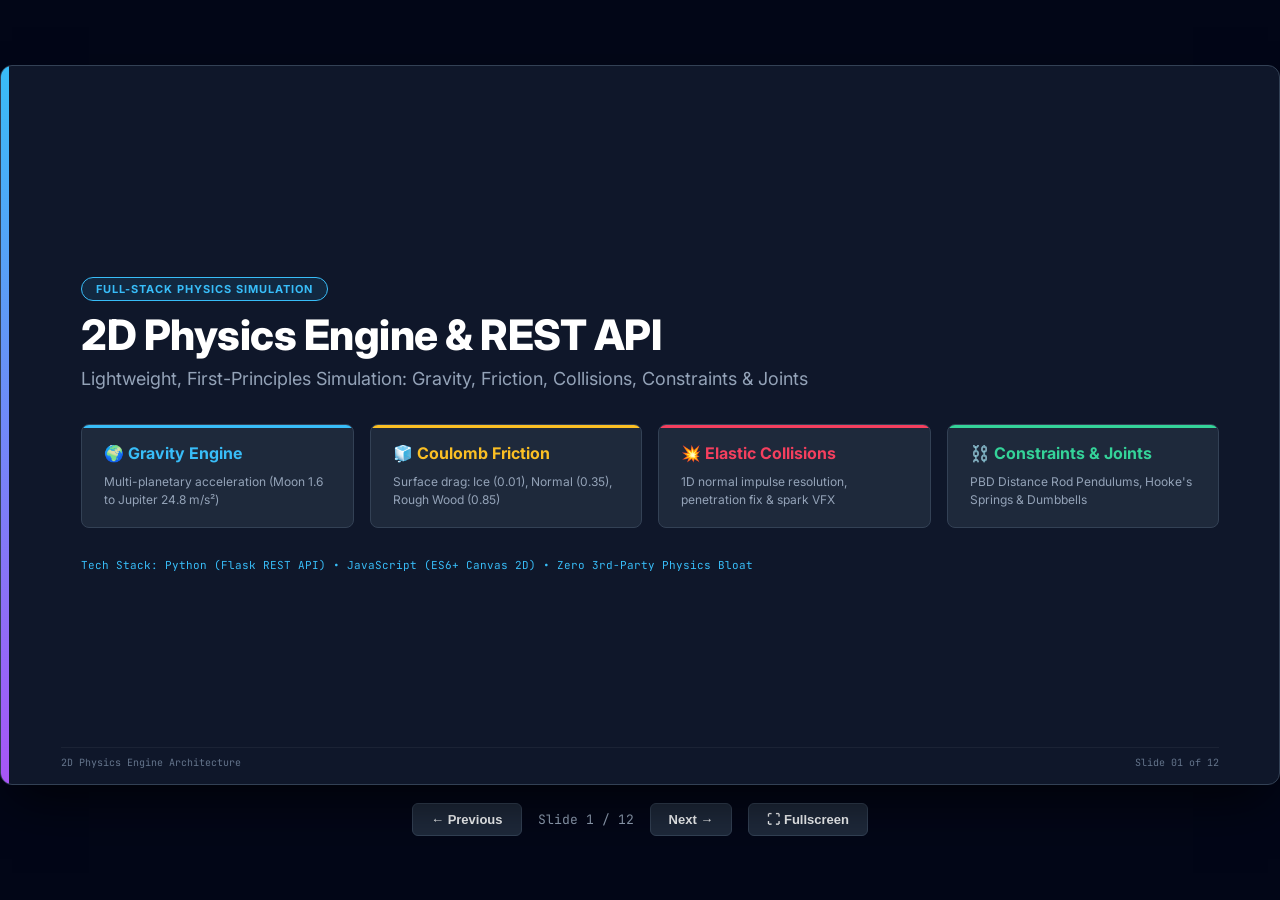
<file: presentation.html>
<!DOCTYPE html>
<html lang="en">
<head>
  <meta charset="UTF-8">
  <meta name="viewport" content="width=device-width, initial-scale=1.0">
  <title>2D Physics Engine &amp; REST API - Presentation</title>
  <link href="https://fonts.googleapis.com/css2?family=Inter:wght@400;500;600;700&family=JetBrains+Mono:wght@400;600&display=swap" rel="stylesheet">
  <style>
    :root {
      --bg-dark: #0f172a;
      --card-bg: #1e293b;
      --card-border: #334155;
      --text-light: #f8fafc;
      --text-muted: #94a3b8;
      --cyan: #38bdf8;
      --emerald: #34d399;
      --amber: #fbbf24;
      --rose: #f43f5e;
      --purple: #a855f7;
      --code-bg: #0b1221;
    }

    * {
      box-sizing: border-box;
      margin: 0;
      padding: 0;
    }

    body {
      background-color: #020617;
      color: var(--text-light);
      font-family: 'Inter', -apple-system, BlinkMacSystemFont, sans-serif;
      display: flex;
      flex-direction: column;
      align-items: center;
      justify-content: center;
      min-height: 100vh;
      overflow: hidden;
    }

    /* Presentation Screen Frame */
    .deck-container {
      width: 1280px;
      height: 720px;
      aspect-ratio: 16 / 9;
      background-color: var(--bg-dark);
      border-radius: 12px;
      border: 1px solid var(--card-border);
      position: relative;
      overflow: hidden;
      box-shadow: 0 25px 50px -12px rgba(0, 0, 0, 0.7);
    }

    /* Individual Slide */
    .slide {
      position: absolute;
      top: 0;
      left: 0;
      width: 100%;
      height: 100%;
      padding: 40px 60px;
      display: none;
      flex-direction: column;
      opacity: 0;
      transition: opacity 0.25s ease-in-out;
    }

    .slide.active {
      display: flex;
      opacity: 1;
    }

    /* Left accent vertical line on slide 1 */
    .accent-bar {
      position: absolute;
      top: 0;
      left: 0;
      width: 8px;
      height: 100%;
      background: linear-gradient(180deg, var(--cyan), var(--purple));
    }

    /* Header styling */
    .header-pill {
      align-self: flex-start;
      padding: 4px 14px;
      border-radius: 20px;
      background: rgba(56, 189, 248, 0.1);
      border: 1px solid var(--cyan);
      color: var(--cyan);
      font-size: 11px;
      font-weight: 700;
      letter-spacing: 1px;
      text-transform: uppercase;
      margin-bottom: 8px;
    }

    .slide-title {
      font-size: 30px;
      font-weight: 700;
      color: var(--text-light);
      line-height: 1.2;
    }

    .slide-subtitle {
      font-size: 14px;
      color: var(--text-muted);
      margin-top: 4px;
      margin-bottom: 24px;
    }

    /* Layout Grids */
    .grid-2 {
      display: grid;
      grid-template-columns: 1fr 1fr;
      gap: 20px;
      flex: 1;
    }

    .grid-3 {
      display: grid;
      grid-template-columns: repeat(3, 1fr);
      gap: 18px;
      flex: 1;
    }

    .grid-4 {
      display: grid;
      grid-template-columns: repeat(4, 1fr);
      gap: 16px;
      flex: 1;
    }

    .grid-split-left-wide {
      display: grid;
      grid-template-columns: 1.2fr 0.8fr;
      gap: 20px;
      flex: 1;
    }

    /* Card Containers */
    .card {
      background-color: var(--card-bg);
      border: 1px solid var(--card-border);
      border-radius: 8px;
      padding: 18px 22px;
      position: relative;
      display: flex;
      flex-direction: column;
      overflow: hidden;
    }

    .card::before {
      content: '';
      position: absolute;
      top: 0;
      left: 0;
      right: 0;
      height: 3px;
      background-color: transparent;
    }

    .card.cyan::before { background-color: var(--cyan); }
    .card.amber::before { background-color: var(--amber); }
    .card.rose::before { background-color: var(--rose); }
    .card.emerald::before { background-color: var(--emerald); }
    .card.purple::before { background-color: var(--purple); }

    .card-title {
      font-size: 16px;
      font-weight: 700;
      margin-bottom: 10px;
      display: flex;
      align-items: center;
      gap: 8px;
    }

    .card.cyan .card-title { color: var(--cyan); }
    .card.amber .card-title { color: var(--amber); }
    .card.rose .card-title { color: var(--rose); }
    .card.emerald .card-title { color: var(--emerald); }
    .card.purple .card-title { color: var(--purple); }

    .card-subtitle {
      font-size: 12px;
      color: var(--text-muted);
      margin-top: -6px;
      margin-bottom: 12px;
    }

    .card-body {
      font-size: 12px;
      line-height: 1.5;
      color: var(--text-muted);
      flex: 1;
    }

    .card-body p {
      margin-bottom: 8px;
    }

    .card-body strong {
      color: var(--text-light);
    }

    ul.feature-list {
      list-style: none;
    }

    ul.feature-list li {
      position: relative;
      padding-left: 14px;
      margin-bottom: 8px;
      font-size: 12px;
      line-height: 1.45;
      color: var(--text-muted);
    }

    ul.feature-list li strong {
      color: var(--text-light);
    }

    ul.feature-list li::before {
      content: '•';
      position: absolute;
      left: 0;
      color: var(--cyan);
      font-weight: bold;
    }

    /* Terminal / Code blocks */
    .code-box {
      background-color: var(--code-bg);
      border: 1px solid var(--card-border);
      border-radius: 6px;
      padding: 12px 16px;
      font-family: 'JetBrains Mono', monospace;
      font-size: 11px;
      color: var(--cyan);
      line-height: 1.45;
      white-space: pre;
      overflow-x: auto;
    }

    .code-comment {
      color: var(--text-muted);
    }

    .code-amber {
      color: var(--amber);
    }

    /* Slide Footer */
    .slide-footer {
      position: absolute;
      bottom: 15px;
      left: 60px;
      right: 60px;
      display: flex;
      justify-content: space-between;
      font-family: 'JetBrains Mono', monospace;
      font-size: 10px;
      color: #64748b;
      border-top: 1px solid rgba(255, 255, 255, 0.05);
      padding-top: 8px;
    }

    /* Navigation Bar */
    .nav-bar {
      margin-top: 18px;
      display: flex;
      align-items: center;
      gap: 16px;
    }

    .nav-btn {
      background-color: var(--card-bg);
      border: 1px solid var(--card-border);
      color: var(--text-light);
      padding: 8px 18px;
      border-radius: 6px;
      cursor: pointer;
      font-size: 13px;
      font-weight: 600;
      transition: all 0.2s;
    }

    .nav-btn:hover {
      background-color: #334155;
      border-color: var(--cyan);
    }

    .slide-indicator {
      font-family: 'JetBrains Mono', monospace;
      font-size: 13px;
      color: var(--text-muted);
    }
  </style>
</head>
<body>

  <div class="deck-container" id="deck">

    <!-- SLIDE 1: Title -->
    <div class="slide active" id="slide-1">
      <div class="accent-bar"></div>
      <div style="margin-left: 20px; display: flex; flex-direction: column; justify-content: center; height: 100%;">
        <div class="header-pill">FULL-STACK PHYSICS SIMULATION</div>
        <h1 style="font-size: 42px; font-weight: 800; color: #fff; margin-bottom: 8px; letter-spacing: -0.5px;">2D Physics Engine &amp; REST API</h1>
        <p style="font-size: 18px; color: var(--text-muted); margin-bottom: 35px;">Lightweight, First-Principles Simulation: Gravity, Friction, Collisions, Constraints &amp; Joints</p>
        
        <div class="grid-4" style="flex: none; margin-bottom: 30px;">
          <div class="card cyan">
            <div class="card-title">🌍 Gravity Engine</div>
            <div class="card-body">Multi-planetary acceleration (Moon 1.6 to Jupiter 24.8 m/s²)</div>
          </div>
          <div class="card amber">
            <div class="card-title">🧊 Coulomb Friction</div>
            <div class="card-body">Surface drag: Ice (0.01), Normal (0.35), Rough Wood (0.85)</div>
          </div>
          <div class="card rose">
            <div class="card-title">💥 Elastic Collisions</div>
            <div class="card-body">1D normal impulse resolution, penetration fix &amp; spark VFX</div>
          </div>
          <div class="card emerald">
            <div class="card-title">⛓️ Constraints &amp; Joints</div>
            <div class="card-body">PBD Distance Rod Pendulums, Hooke's Springs &amp; Dumbbells</div>
          </div>
        </div>

        <div style="font-family: 'JetBrains Mono', monospace; font-size: 11px; color: var(--cyan);">
          Tech Stack: Python (Flask REST API) • JavaScript (ES6+ Canvas 2D) • Zero 3rd-Party Physics Bloat
        </div>
      </div>
      <div class="slide-footer">
        <span>2D Physics Engine Architecture</span>
        <span>Slide 01 of 12</span>
      </div>
    </div>

    <!-- SLIDE 2: Project Overview -->
    <div class="slide" id="slide-2">
      <div class="header-pill">EXECUTIVE SUMMARY</div>
      <h2 class="slide-title">Project Overview: Lightweight First-Principles Physics</h2>
      <p class="slide-subtitle">Solving real-world physical dynamics with a decoupled client-server architecture</p>
      
      <div class="grid-2">
        <div class="card cyan">
          <div class="card-title">1. Engineering Vision &amp; Constraints</div>
          <ul class="feature-list" style="margin-top: 10px;">
            <li><strong>The Challenge:</strong> Most commercial physics libraries (Matter.js, Box2D) are heavy, monolithic black-boxes with high bundle weight and steep abstraction barriers.</li>
            <li><strong>User Directive:</strong> Build a clean, non-bloated, highly pedagogical physics engine that simulates realistic motion, collisions, and constraints without unnecessary complexity.</li>
            <li><strong>API-First Mindset:</strong> Physics parameters (planetary gravity, surface friction, impulse forces, and multi-body joins) are orchestrated via standard RESTful HTTP endpoints.</li>
            <li><strong>No Black-Box Libraries:</strong> Every formula—from numerical velocity integration and momentum conservation to spring damping—is hand-coded from scratch.</li>
          </ul>
        </div>
        <div style="display: flex; flex-direction: column; gap: 12px;">
          <div class="card emerald">
            <div class="card-title">Pillar 1: Deterministic Physics Math</div>
            <div class="card-body">Semi-implicit Euler integration coupled with impulse-based restitution and Position-Based Dynamics (PBD) for rock-solid constraints.</div>
          </div>
          <div class="card amber">
            <div class="card-title">Pillar 2: Decoupled REST Control Plane</div>
            <div class="card-body">Flask API handles world configuration, state serialization, parameter injection, and object lifecycle; Canvas executes 60 FPS animation loop.</div>
          </div>
          <div class="card purple">
            <div class="card-title">Pillar 3: Live Developer Observability</div>
            <div class="card-body">Integrated real-time telemetry HUD displaying active bodies, collision count, telemetry metrics, and a streaming HTTP activity logger.</div>
          </div>
        </div>
      </div>
      <div class="slide-footer">
        <span>2D Physics Engine Architecture</span>
        <span>Slide 02 of 12</span>
      </div>
    </div>

    <!-- SLIDE 3: System Architecture -->
    <div class="slide" id="slide-3">
      <div class="header-pill">SYSTEM ARCHITECTURE</div>
      <h2 class="slide-title">System Architecture: Decoupled Control &amp; Render Loop</h2>
      <p class="slide-subtitle">How Flask REST API backend communicates with the Canvas client physics engine</p>
      
      <div class="grid-3">
        <div class="card cyan">
          <div class="card-title">Backend: Python Flask</div>
          <ul class="feature-list" style="margin-top: 10px;">
            <li><strong>Role:</strong> Authoritative State &amp; Config Store</li>
            <li><strong>REST Endpoints:</strong> Routes for /state, /gravity, /friction, /objects, /joints</li>
            <li><strong>State Cache:</strong> In-memory representation of bodies, joint definitions, and environmental constants</li>
            <li><strong>Decoupled Design:</strong> Stateless HTTP handler with CORS support; zero CPU hogging on server</li>
            <li><strong>Payload Format:</strong> Strict JSON schemas with input sanitization and default fallback presets</li>
          </ul>
        </div>
        <div class="card amber">
          <div class="card-title">Interface: REST Pipeline</div>
          <ul class="feature-list" style="margin-top: 10px;">
            <li><strong>GET /api/state:</strong> Bootstraps simulation scene and synchronizes dynamic entities</li>
            <li><strong>POST /api/gravity:</strong> Injects celestial g-force (Moon 1.6 to Jupiter 24.8 m/s²)</li>
            <li><strong>POST /api/friction:</strong> Dynamically updates surface drag (Ice 0.01 to Rough 0.85)</li>
            <li><strong>POST /api/joints/preset:</strong> Loads pre-configured joint topology (Pendulum, Spring, Dumbbell)</li>
            <li><strong>POST /api/objects:</strong> Instantiates dynamic sphere bodies with mass, radius, and restitution</li>
          </ul>
        </div>
        <div class="card emerald">
          <div class="card-title">Client: HTML5 Canvas Loop</div>
          <ul class="feature-list" style="margin-top: 10px;">
            <li><strong>60 FPS Integration:</strong> Smooth frame-budgeted animation via requestAnimationFrame</li>
            <li><strong>Symplectic Euler:</strong> Position &amp; velocity updates performed with real-time delta time (dt)</li>
            <li><strong>4-Pass Constraint Solver:</strong> Distance constraint relaxation for stiff non-elastic rods</li>
            <li><strong>Restitution Engine:</strong> Calculates normal momentum impulse and prevents spatial penetration</li>
            <li><strong>Visual Particle VFX:</strong> Sparks emitted at contact coordinates during elastic impacts</li>
          </ul>
        </div>
      </div>
      <div class="slide-footer">
        <span>2D Physics Engine Architecture</span>
        <span>Slide 03 of 12</span>
      </div>
    </div>

    <!-- SLIDE 4: Gravity -->
    <div class="slide" id="slide-4">
      <div class="header-pill">PHYSICS DERIVATION &amp; CODE</div>
      <h2 class="slide-title">Physics Concept 1: Planetary Gravity &amp; Numerical Integration</h2>
      <p class="slide-subtitle">Translating Newton's Second Law into discrete numerical updates on the canvas</p>
      
      <div class="grid-2">
        <div class="card cyan">
          <div class="card-title">Mathematical Derivation &amp; Scaling</div>
          <ul class="feature-list" style="margin-top: 10px;">
            <li><strong>Continuous Gravitational Force:</strong> F_g = m * g (where g is downward planetary acceleration)</li>
            <li><strong>Euler Velocity Step:</strong> v_y(t + dt) = v_y(t) + g_scale * dt</li>
            <li><strong>Displacement Step:</strong> y(t + dt) = y(t) + v_y(t + dt) * dt</li>
            <li><strong>Pixel Scaling Dilemma:</strong> In real life, Earth gravity is 9.8 m/s². On a 700x500 pixel canvas, 9.8 px/s² is painfully slow. We apply a calibrated coordinate scale: 1 meter ≈ 61.22 pixels. Earth scale = 600 px/s².</li>
            <li><strong>Zero-G Physics:</strong> When g = 0, bodies preserve linear momentum indefinitely, demonstrating Newton's First Law (Law of Inertia) inside the simulation container.</li>
          </ul>
        </div>
        <div style="display: flex; flex-direction: column; gap: 14px;">
          <div class="card amber">
            <div class="card-title">Planetary Gravity Presets Matrix</div>
            <div class="code-box">🌍 Earth:     9.80 m/s²   | Scale: 600 px/s²   (Realistic)
🌙 Moon:      1.62 m/s²   | Scale: 100 px/s²   (Floaty)
🔴 Mars:      3.72 m/s²   | Scale: 230 px/s²   (Moderate)
🪐 Jupiter:  24.79 m/s²   | Scale: 1500 px/s²  (Violent crush)
🛸 Zero-G:    0.00 m/s²   | Scale: 0 px/s²     (Inertial drift)</div>
          </div>
          <div class="card emerald">
            <div class="card-title">Client-Side Integration Loop (script.js)</div>
            <div class="code-box"><span class="code-comment">// Semi-Implicit Euler Step for Ball Entities</span>
for (const b of balls) {
    b.vy += gravityScale * dt;   <span class="code-comment">// Downward acceleration</span>
    b.x  += b.vx * dt;           <span class="code-comment">// Horizontal update</span>
    b.y  += b.vy * dt;           <span class="code-comment">// Vertical update</span>
    b.vx *= 0.9995;              <span class="code-comment">// Ambient air drag</span>
}</div>
          </div>
        </div>
      </div>
      <div class="slide-footer">
        <span>2D Physics Engine Architecture</span>
        <span>Slide 04 of 12</span>
      </div>
    </div>

    <!-- SLIDE 5: Friction -->
    <div class="slide" id="slide-5">
      <div class="header-pill">PHYSICS DERIVATION &amp; CODE</div>
      <h2 class="slide-title">Physics Concept 2: Coulomb Friction &amp; Ground Deceleration</h2>
      <p class="slide-subtitle">Simulating surface contact resistance and eradicating micro-jitter vibrations</p>
      
      <div class="grid-2">
        <div class="card amber">
          <div class="card-title">Coulomb Friction Model &amp; Mechanics</div>
          <ul class="feature-list" style="margin-top: 10px;">
            <li><strong>Normal Force &amp; Drag:</strong> Kinetic friction opposes sliding motion: F_f = μ * N. On a horizontal floor, normal reaction N = m * g.</li>
            <li><strong>Deceleration Rate:</strong> Linear velocity loss is directly proportional to friction coefficient μ: Δv_x ∝ -μ * v_x * Δt.</li>
            <li><strong>Floor Contact Clamping:</strong> When ball position y + radius ≥ FLOOR_Y (460px), position is snapped to the boundary surface and downward velocity is inverted with bounce restitution.</li>
            <li><strong>The 'Micro-Jitter' Problem:</strong> Standard Euler friction leaves residual fractional velocities (e.g., vx = 0.0004). This causes balls to indefinitely vibrate or shake on the floor.</li>
            <li><strong>Engineering Solution:</strong> Velocity deadzone threshold: If |vx| &lt; 1.0 px/s, velocity is forcefully snapped to exactly 0.0. If |vy| &lt; 15.0 px/s, bounce is extinguished.</li>
          </ul>
        </div>
        <div style="display: flex; flex-direction: column; gap: 14px;">
          <div class="card cyan">
            <div class="card-title">Surface Friction Presets</div>
            <ul class="feature-list">
              <li><strong>🧊 Ice (Frictionless) [μ = 0.01]:</strong> Near-infinite sliding with almost no decay; ideal for momentum conservation tests.</li>
              <li><strong>🟢 Normal Surface [μ = 0.35]:</strong> Standard tabletop friction; rapid rolling decay with smooth deceleration.</li>
              <li><strong>🟫 Rough / Wood [μ = 0.85]:</strong> Heavy kinetic resistance; balls halt almost immediately upon ground impact.</li>
            </ul>
          </div>
          <div class="card rose">
            <div class="card-title">Ground Contact &amp; Friction Solver (script.js)</div>
            <div class="code-box">if (b.y + b.radius >= FLOOR_Y) {
    b.y = FLOOR_Y - b.radius;                  <span class="code-comment">// Positional resolve</span>
    b.vy = -b.vy * b.bounce;                   <span class="code-comment">// Restitution rebound</span>
    b.vx *= Math.max(0.0, 1.0 - friction * 3.5 * dt); <span class="code-comment">// Coulomb drag</span>
    if (Math.abs(b.vx) < 1.0) b.vx = 0.0;     <span class="code-comment">// Jitter clamp</span>
    if (Math.abs(b.vy) < 15.0) b.vy = 0.0;    <span class="code-comment">// Rest threshold</span>
}</div>
          </div>
        </div>
      </div>
      <div class="slide-footer">
        <span>2D Physics Engine Architecture</span>
        <span>Slide 05 of 12</span>
      </div>
    </div>

    <!-- SLIDE 6: Collisions -->
    <div class="slide" id="slide-6">
      <div class="header-pill">PHYSICS DERIVATION &amp; CODE</div>
      <h2 class="slide-title">Physics Concept 3: Circle Collisions &amp; Impulse Resolution</h2>
      <p class="slide-subtitle">Detecting 2D spatial overlap and solving normal momentum transfer</p>
      
      <div class="grid-2">
        <div class="card rose">
          <div class="card-title">Impulse Formulation &amp; Overlap Resolution</div>
          <ul class="feature-list" style="margin-top: 10px;">
            <li><strong>Narrow-Phase Distance Check:</strong> Two spheres collide if Euclidean center distance d &lt; r1 + r2: d = sqrt((x2 - x1)^2 + (y2 - y1)^2).</li>
            <li><strong>Penetration Sinking Problem:</strong> In discrete physics, moving bodies overlap between frames. Simply reflecting velocities causes objects to stick or sink into each other.</li>
            <li><strong>Positional Projection Correction:</strong> Objects are displaced along contact normal n = (p2 - p1)/d by half the overlap depth: p1 -= n * (overlap / 2), p2 += n * (overlap / 2).</li>
            <li><strong>1D Impulse Momentum Formula:</strong> Along collision normal n, impulse magnitude J is computed with coefficient of restitution e: J = (-(1 + e) * (v1 - v2) · n) / (1/m1 + 1/m2).</li>
            <li><strong>Velocity Reallocation:</strong> v1 -= (J / m1) * n, v2 += (J / m2) * n. Preserves linear momentum while dissipating kinetic energy according to restitution.</li>
          </ul>
        </div>
        <div style="display: flex; flex-direction: column; gap: 14px;">
          <div class="card purple">
            <div class="card-title">Resolution Pipeline (O(N²) Pairwise)</div>
            <ul class="feature-list">
              <li><strong>1. Broad/Narrow Check:</strong> Compute Euclidean distance d between spheres</li>
              <li><strong>2. Overlap Separation:</strong> Positional offset along unit normal removes overlap</li>
              <li><strong>3. Normal Velocity Test:</strong> If relative velocity along normal > 0, they collide</li>
              <li><strong>4. Impulse Application:</strong> Exchange momentum weighted by inverse mass 1/m</li>
              <li><strong>5. Spark Particle VFX:</strong> Spawn 8 radial spark particles at impact coordinate</li>
            </ul>
          </div>
          <div class="card emerald">
            <div class="card-title">Impulse Resolution Code (script.js)</div>
            <div class="code-box">const overlap = (minDist - dist) * 0.5;
b1.x -= nx * overlap; b2.x += nx * overlap; <span class="code-comment">// Positional separation</span>
const vNorm = (b1.vx - b2.vx) * nx + (b1.vy - b2.vy) * ny;
if (vNorm > 0) {
    const e = (b1.bounce + b2.bounce) * 0.5; <span class="code-comment">// Restitution</span>
    const J = (1 + e) * vNorm / (1.0 / b1.mass + 1.0 / b2.mass);
    b1.vx -= (J / b1.mass) * nx; b2.vx += (J / b2.mass) * nx;
    createSparks(b1.x + nx * b1.radius, b1.y + ny * b1.radius);
}</div>
          </div>
        </div>
      </div>
      <div class="slide-footer">
        <span>2D Physics Engine Architecture</span>
        <span>Slide 06 of 12</span>
      </div>
    </div>

    <!-- SLIDE 7: Constraints & Joints -->
    <div class="slide" id="slide-7">
      <div class="header-pill">PHYSICS DERIVATION &amp; CODE</div>
      <h2 class="slide-title">Physics Concept 4: Constraints &amp; Joints (Rods &amp; Springs)</h2>
      <p class="slide-subtitle">Position-Based Dynamics (PBD) and Hooke's Law for articulated structures</p>
      
      <div class="grid-3">
        <div class="card amber">
          <div class="card-title">🔗 Pendulum Rod Joint</div>
          <div class="card-subtitle">Fixed Ceiling Anchor Constraint</div>
          <ul class="feature-list">
            <li>Anchor point pinned to ceiling (x=350, y=40)</li>
            <li>Distance constraint: |p_ball - p_anchor| = L</li>
            <li>PBD iterative relaxation enforces exact rod distance without stretching</li>
            <li>Radial velocity component along rod vector is zeroed out each iteration</li>
            <li>Produces natural, harmonic pendulum swings under varying planetary gravity</li>
          </ul>
        </div>
        <div class="card emerald">
          <div class="card-title">〰️ Hooke's Law Spring</div>
          <div class="card-subtitle">Dynamic Harmonic Oscillator</div>
          <ul class="feature-list">
            <li>Elastic spring attached to overhead mount</li>
            <li>Hooke's Law restoring force: F = -k * Δx</li>
            <li>Velocity damping term: -c * v_radial prevents runaway energy buildup</li>
            <li>Real-time parameters: stiffness k = 120 N/m, damping c = 2.0</li>
            <li>Demonstrates potential-to-kinetic energy conversion with sinusoidal oscillation</li>
          </ul>
        </div>
        <div class="card cyan">
          <div class="card-title">⛓️ Linked Dumbbell Joint</div>
          <div class="card-subtitle">Two-Body Distance Constraint</div>
          <ul class="feature-list">
            <li>Rigid distance rod connecting two dynamic balls</li>
            <li>Distance constraint: |p2 - p1| = L (120px)</li>
            <li>Displacement shared symmetrically: 50% applied to ball 1, 50% to ball 2</li>
            <li>Coupled velocity constraint: transfers rotational and tumbling kinetic energy</li>
            <li>Collisions on either ball transfer angular momentum naturally across assembly</li>
          </ul>
        </div>
      </div>
      <div class="slide-footer">
        <span>2D Physics Engine Architecture</span>
        <span>Slide 07 of 12</span>
      </div>
    </div>

    <!-- SLIDE 8: REST API -->
    <div class="slide" id="slide-8">
      <div class="header-pill">API CONTRACT &amp; ARCHITECTURE</div>
      <h2 class="slide-title">REST API Design: Complete Endpoint Specification</h2>
      <p class="slide-subtitle">Comprehensive breakdown of the 6 REST routes powering simulation control</p>
      
      <div class="grid-split-left-wide">
        <div class="card cyan">
          <div class="card-title">REST API Specification Table</div>
          <ul class="feature-list" style="margin-top: 10px;">
            <li><strong>GET /api/state:</strong> Retrieves complete world state: gravity, friction, ball entities, and active joints.</li>
            <li><strong>POST /api/gravity:</strong> Sets gravity preset ('earth', 'moon', 'mars', 'jupiter', 'zero') or custom float value in m/s².</li>
            <li><strong>POST /api/friction:</strong> Updates surface friction preset ('ice', 'normal', 'rough') or custom coefficient μ (0.0 to 1.0).</li>
            <li><strong>POST /api/objects:</strong> Spawns dynamic sphere body with position, mass, radius, and elasticity payload.</li>
            <li><strong>POST /api/objects/multi:</strong> Batch instantiates 3 colliding balls at randomized positions and colors for collision demo.</li>
            <li><strong>POST /api/joints/preset:</strong> Loads articulated joint topologies: 'pendulum' (ceiling rod), 'spring', or 'dumbbell'.</li>
            <li><strong>POST /api/objects/&lt;id&gt;/force:</strong> Applies an impulse force vector (fx, fy) to induce jumping or horizontal propulsion.</li>
            <li><strong>POST /api/reset:</strong> Flushes active world entities and resets simulation to default 2-ball collision testbed.</li>
          </ul>
        </div>
        <div style="display: flex; flex-direction: column; gap: 14px;">
          <div class="card emerald">
            <div class="card-title">Request: POST /api/gravity</div>
            <div class="code-box"><span class="code-comment">// Payload:</span>
{ "preset": "moon", "value": 1.62 }

<span class="code-comment">// Response (200 OK):</span>
{ "status": "success",
  "gravity": { "name": "Moon", "value": 1.62 } }</div>
          </div>
          <div class="card purple">
            <div class="card-title">Request: POST /api/joints/preset</div>
            <div class="code-box"><span class="code-comment">// Payload:</span>
{ "preset": "pendulum" }

<span class="code-comment">// Response (200 OK):</span>
{ "status": "success",
  "message": "Loaded Pendulum Distance Joint",
  "joints": [{ "type": "rod", "length": 200 }] }</div>
          </div>
        </div>
      </div>
      <div class="slide-footer">
        <span>2D Physics Engine Architecture</span>
        <span>Slide 08 of 12</span>
      </div>
    </div>

    <!-- SLIDE 9: Frontend UI -->
    <div class="slide" id="slide-9">
      <div class="header-pill">UI / UX DESIGN &amp; OBSERVABILITY</div>
      <h2 class="slide-title">Frontend Interface &amp; Live Telemetry Dashboard</h2>
      <p class="slide-subtitle">Interactive HTML5 canvas simulator paired with real-time HUD telemetry and activity logging</p>
      
      <div class="grid-4">
        <div class="card cyan">
          <div class="card-title">🖥️ Canvas Viewport</div>
          <div class="card-subtitle">700x500 Resolution</div>
          <ul class="feature-list">
            <li>HTML5 2D rendering context running smooth 60 FPS animation loop</li>
            <li>Click-to-drop: Click anywhere inside canvas to spawn balls at exact mouse position</li>
            <li>Dynamic floor rendering with neon grid boundaries &amp; ground line</li>
            <li>Visual spark particle system radiating on high-speed impact</li>
          </ul>
        </div>
        <div class="card amber">
          <div class="card-title">🎛️ Interactive Controls</div>
          <div class="card-subtitle">Planetary &amp; Friction Selectors</div>
          <ul class="feature-list">
            <li>One-click planetary presets (Earth, Moon, Mars, Jupiter, Zero-G)</li>
            <li>Continuous gravity slider (0 to 30 m/s²) for tuning</li>
            <li>Surface friction presets (Ice, Normal, Rough) with continuous slider</li>
            <li>Quick buttons: '+1 Ball', '💥 3 Balls', '🔗 Pendulum', '〰️ Spring', '🚀 Push'</li>
          </ul>
        </div>
        <div class="card emerald">
          <div class="card-title">📊 Real-Time HUD</div>
          <div class="card-subtitle">Dynamic State Monitoring</div>
          <ul class="feature-list">
            <li>Instant telemetry readouts reflecting active world parameters</li>
            <li>Gravity Readout: Displays current m/s² and active celestial body</li>
            <li>Friction Readout: Displays current μ surface drag coefficient</li>
            <li>Active Joints Count: Tracks linked constraints and dynamic springs</li>
            <li>Collision Counter: Real-time cumulative impacts</li>
          </ul>
        </div>
        <div class="card purple">
          <div class="card-title">📜 Live REST Log</div>
          <div class="card-subtitle">Streaming Network Inspector</div>
          <ul class="feature-list">
            <li>Embedded console window rendering real-time HTTP requests &amp; responses</li>
            <li>Color-coded method badges: [GET] in cyan, [POST] in green, [ERROR] in red</li>
            <li>Inspects outgoing payloads and server messages without opening DevTools</li>
            <li>Auto-scrolls latest 25 network operations</li>
          </ul>
        </div>
      </div>
      <div class="slide-footer">
        <span>2D Physics Engine Architecture</span>
        <span>Slide 09 of 12</span>
      </div>
    </div>

    <!-- SLIDE 10: Milestones & Run Guide -->
    <div class="slide" id="slide-10">
      <div class="header-pill">WORKFLOW &amp; SETUP</div>
      <h2 class="slide-title">Development Milestones &amp; VS Code Execution Guide</h2>
      <p class="slide-subtitle">Iterative build progression and practical terminal execution instructions</p>
      
      <div class="grid-2">
        <div class="card cyan">
          <div class="card-title">Project Build Progression</div>
          <ul class="feature-list" style="margin-top: 10px;">
            <li><strong>Milestone 1: Core Flask API &amp; Gravity Simulator:</strong> Established Flask REST architecture, basic ball spawning, and Euler vertical acceleration under Earth gravity. Built basic Canvas viewport.</li>
            <li><strong>Milestone 2: Friction &amp; 2-Body Elastic Collisions:</strong> Integrated Coulomb surface friction drag and circle-to-circle impulse resolution with positional separation to eliminate visual sinking.</li>
            <li><strong>Milestone 3: Constraints &amp; Articulated Joints:</strong> Implemented PBD pendulum distance rods, Hooke's Law oscillating springs, and dual-body dumbbells with REST preset routes.</li>
            <li><strong>Milestone 4: Telemetry HUD &amp; REST Activity Logger:</strong> Finalized interactive dark-mode dashboard with real-time collision counter, live telemetry stats, and streaming HTTP request inspector.</li>
          </ul>
        </div>
        <div class="card emerald">
          <div class="card-title">How to Run in VS Code / Local Environment</div>
          <div class="code-box"><span class="code-comment"># 1. Open Project Directory in VS Code</span>
cd 'd:\Physics Engine'

<span class="code-comment"># 2. Activate Python Virtual Environment (Optional)</span>
python -m venv venv; .\venv\Scripts\activate

<span class="code-comment"># 3. Install Minimal Dependencies (Flask &amp; CORS)</span>
pip install -r requirements.txt

<span class="code-comment"># 4. Launch Physics Engine API Server</span>
python app.py
<span class="code-comment"># Server listening on http://127.0.0.1:5000</span>

<span class="code-comment"># 5. Access Interactive Simulator in Browser</span>
Open: http://127.0.0.1:5000

<span class="code-comment"># 6. Test via cURL or Postman (Optional)</span>
curl -X POST http://127.0.0.1:5000/api/gravity -d '{"preset":"moon"}'</div>
        </div>
      </div>
      <div class="slide-footer">
        <span>2D Physics Engine Architecture</span>
        <span>Slide 10 of 12</span>
      </div>
    </div>

    <!-- SLIDE 11: Technical Challenges -->
    <div class="slide" id="slide-11">
      <div class="header-pill">TECHNICAL DEEP DIVE</div>
      <h2 class="slide-title">Engineering Challenges &amp; Algorithmic Solutions</h2>
      <p class="slide-subtitle">Concrete hurdles encountered during physics simulation development and how they were resolved</p>
      
      <div class="grid-2">
        <div class="card cyan">
          <div class="card-title">1. Decoupling API Latency from 60 FPS Rendering</div>
          <div class="card-body">
            <p><strong>Problem:</strong> Calling a REST API every 16ms (60 FPS) introduces network round-trip overhead and destroys animation smoothness.</p>
            <p><strong>Solution:</strong> Hybrid Architecture. The Flask backend serves as the authoritative state &amp; parameter controller (POST /gravity, /objects), while the client-side JavaScript engine integrates physics deterministically at 60 FPS. Zero frame drops.</p>
          </div>
        </div>
        <div class="card rose">
          <div class="card-title">2. Preventing Object Sinking &amp; Penetration</div>
          <div class="card-body">
            <p><strong>Problem:</strong> High downward velocity causes balls to penetrate through the floor or into each other between discrete time steps.</p>
            <p><strong>Solution:</strong> Positional Projection. Before velocity reflection occurs, penetrating spheres are projected back along the collision normal by exactly half the overlap depth. Sinking is 100% eliminated.</p>
          </div>
        </div>
        <div class="card amber">
          <div class="card-title">3. Eliminating Micro-Jitter on High-Friction Surfaces</div>
          <div class="card-body">
            <p><strong>Problem:</strong> Continuous gravitational integration causes resting balls on the floor to micro-vibrate as minute velocity fractions fluctuate.</p>
            <p><strong>Solution:</strong> Dual Velocity Clamping Thresholds. Horizontal velocity |vx| &lt; 1.0 px/s is snapped to zero; bounce velocity |vy| &lt; 15.0 px/s is extinguished. The balls come to a completely stable, rock-solid rest.</p>
          </div>
        </div>
        <div class="card emerald">
          <div class="card-title">4. Stiff Distance Constraint Stability in Rods</div>
          <div class="card-body">
            <p><strong>Problem:</strong> Rigid distance constraints (Pendulum / Dumbbell) tend to stretch or explode under aggressive gravitational acceleration.</p>
            <p><strong>Solution:</strong> Iterative PBD Relaxation (4 Passes). By running 4 constraint relaxation sub-passes per physics step and cancelling radial velocity components along the rod vector, rod length is preserved with zero drift.</p>
          </div>
        </div>
      </div>
      <div class="slide-footer">
        <span>2D Physics Engine Architecture</span>
        <span>Slide 11 of 12</span>
      </div>
    </div>

    <!-- SLIDE 12: Summary & Roadmap -->
    <div class="slide" id="slide-12">
      <div class="header-pill">PROJECT RETROSPECTIVE</div>
      <h2 class="slide-title">Summary &amp; Future Roadmap</h2>
      <p class="slide-subtitle">What was achieved and potential avenues for extending the physics engine</p>
      
      <div class="grid-2">
        <div class="card emerald">
          <div class="card-title">Core Project Deliverables</div>
          <ul class="feature-list" style="margin-top: 10px;">
            <li><strong>Deterministic Physics Without Bloat:</strong> Engineered a self-contained 2D physics engine handling Gravity, Friction, Elastic Collisions, and Constraints without third-party physics dependencies.</li>
            <li><strong>Clean REST Control Plane:</strong> Standardized Flask API exposes 6 clean endpoints for planetary environments, surface drag, impulse forces, and joint topology.</li>
            <li><strong>Multi-Body Constraint Solvers:</strong> Developed stable Hooke's Law dynamic springs and PBD distance rods supporting pendulums and linked dumbbell systems.</li>
            <li><strong>Production Developer Experience:</strong> Interactive dark-mode telemetry interface with real-time HUD metrics, particle VFX sparks, and streaming HTTP request inspector.</li>
            <li><strong>High Computational Efficiency:</strong> Sub-millisecond frame integration with zero memory leaks and rock-solid 60 FPS performance on standard hardware.</li>
          </ul>
        </div>
        <div style="display: flex; flex-direction: column; gap: 14px;">
          <div class="card cyan">
            <div class="card-title">Future Roadmap &amp; Extensions</div>
            <ul class="feature-list">
              <li><strong>• Convex Polygon Collisions (SAT):</strong> Implement Separating Axis Theorem (SAT) to support rotating boxes, ramps, and triangles.</li>
              <li><strong>• Rotational Inertia &amp; Torque:</strong> Calculate angular momentum and moment of inertia (I = 1/2 m r²) for realistic tumbling dynamics.</li>
              <li><strong>• Bidirectional WebSockets (Flask-SocketIO):</strong> Upgrade REST polling to low-latency WebSocket events for multi-client synchronized simulations.</li>
              <li><strong>• Spatial Partitioning (Spatial Hash Grid):</strong> Replace O(N²) collision check with O(N) spatial grid to scale from 20 balls to 1,000+ simultaneous bodies.</li>
            </ul>
          </div>
          <div class="card purple">
            <div class="card-title">Thank You! Questions &amp; Discussion</div>
            <div class="code-box">Repository: Physics Engine (Flask + Canvas 2D)
Local URL: http://127.0.0.1:5000
API State: Online &amp; Fully Interactive</div>
          </div>
        </div>
      </div>
      <div class="slide-footer">
        <span>2D Physics Engine Architecture</span>
        <span>Slide 12 of 12</span>
      </div>
    </div>

  </div>

  <!-- Navigation Controls -->
  <div class="nav-bar">
    <button class="nav-btn" id="btnPrev">← Previous</button>
    <div class="slide-indicator" id="slideIndicator">Slide 1 / 12</div>
    <button class="nav-btn" id="btnNext">Next →</button>
    <button class="nav-btn" id="btnFullscreen">⛶ Fullscreen</button>
  </div>

  <script>
    let currentSlide = 1;
    const totalSlides = 12;

    const elIndicator = document.getElementById('slideIndicator');
    const btnPrev = document.getElementById('btnPrev');
    const btnNext = document.getElementById('btnNext');
    const btnFullscreen = document.getElementById('btnFullscreen');
    const deck = document.getElementById('deck');

    function showSlide(index) {
      if (index < 1) index = 1;
      if (index > totalSlides) index = totalSlides;
      currentSlide = index;

      document.querySelectorAll('.slide').forEach(s => s.classList.remove('active'));
      const active = document.getElementById(`slide-${currentSlide}`);
      if (active) active.classList.add('active');

      elIndicator.textContent = `Slide ${currentSlide} / ${totalSlides}`;
      btnPrev.disabled = currentSlide === 1;
      btnNext.disabled = currentSlide === totalSlides;
    }

    btnPrev.addEventListener('click', () => showSlide(currentSlide - 1));
    btnNext.addEventListener('click', () => showSlide(currentSlide + 1));

    document.addEventListener('keydown', (e) => {
      if (e.key === 'ArrowRight' || e.key === ' ' || e.key === 'PageDown') {
        showSlide(currentSlide + 1);
      } else if (e.key === 'ArrowLeft' || e.key === 'PageUp') {
        showSlide(currentSlide - 1);
      } else if (e.key === 'f' || e.key === 'F') {
        toggleFullscreen();
      }
    });

    function toggleFullscreen() {
      if (!document.fullscreenElement) {
        deck.requestFullscreen().catch(err => alert(`Fullscreen error: ${err.message}`));
      } else {
        document.exitFullscreen();
      }
    }

    btnFullscreen.addEventListener('click', toggleFullscreen);

    showSlide(1);
  </script>
</body>
</html>
</file>
